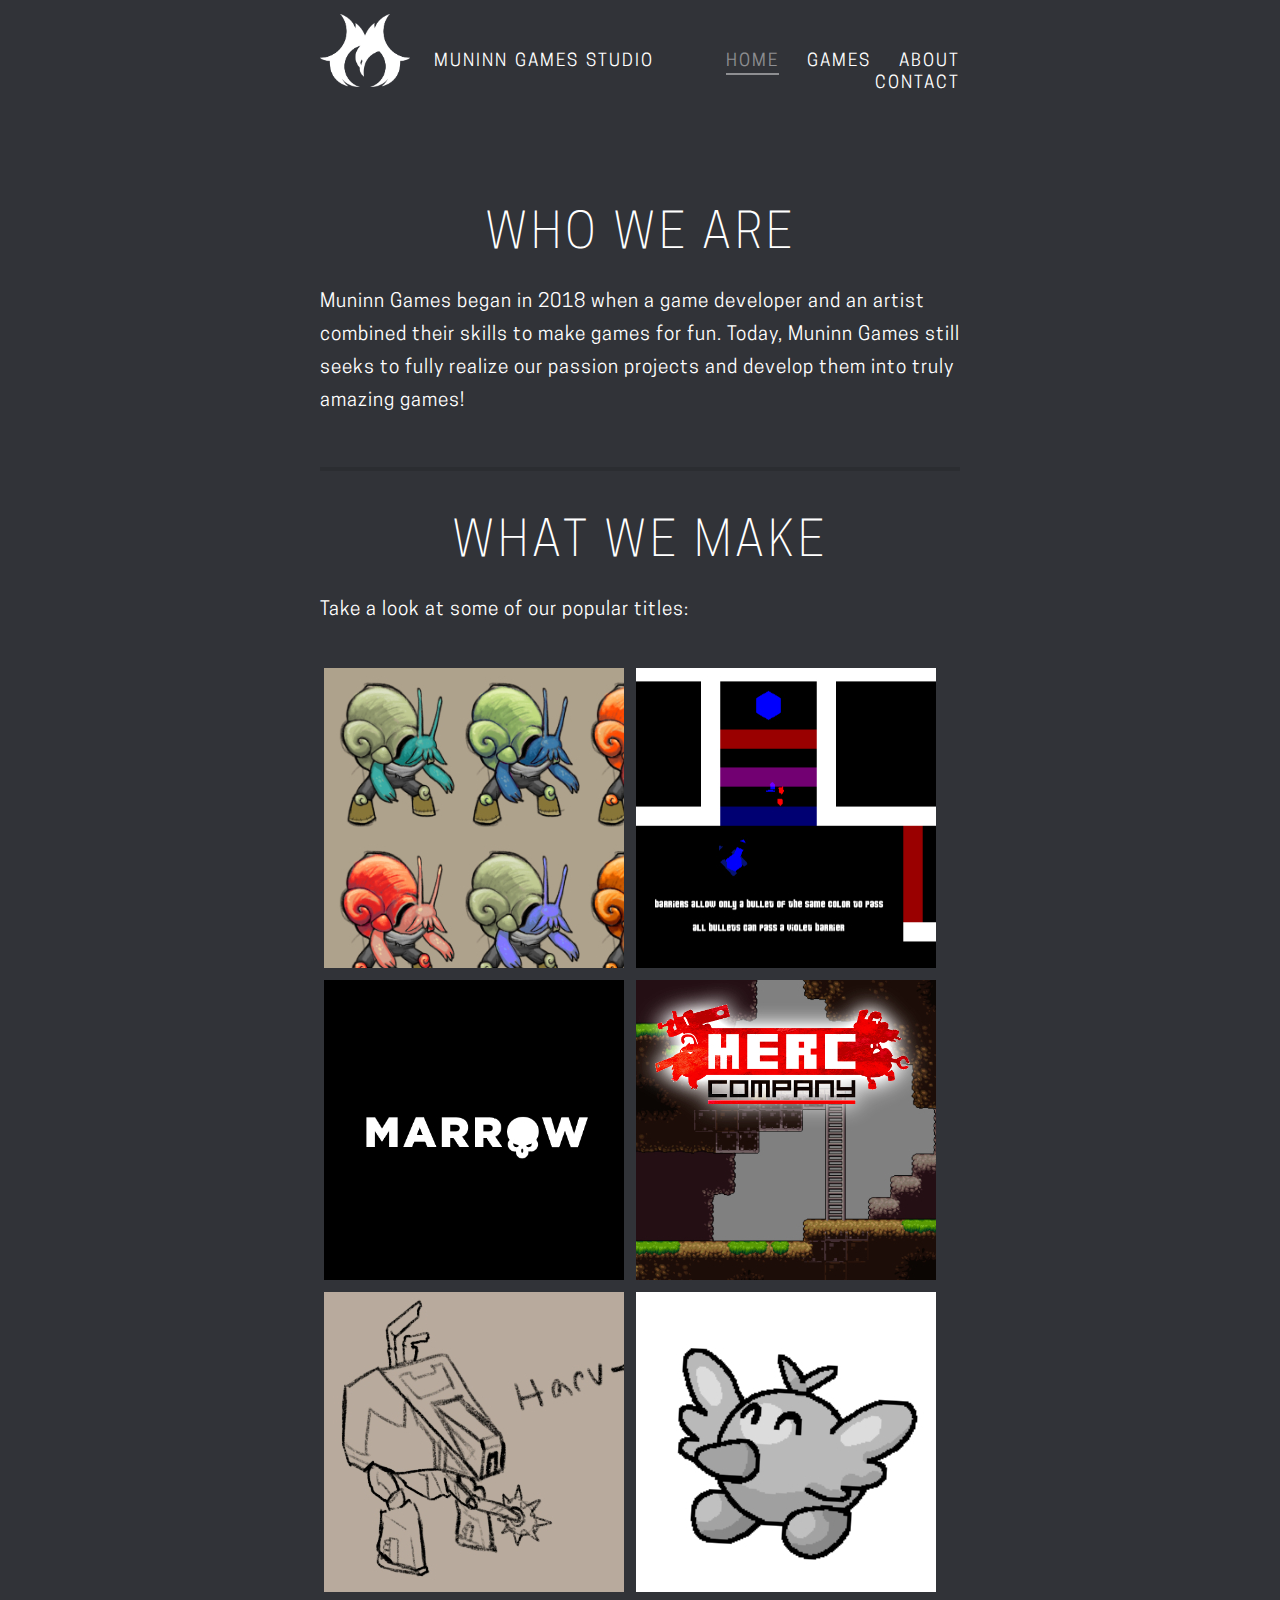
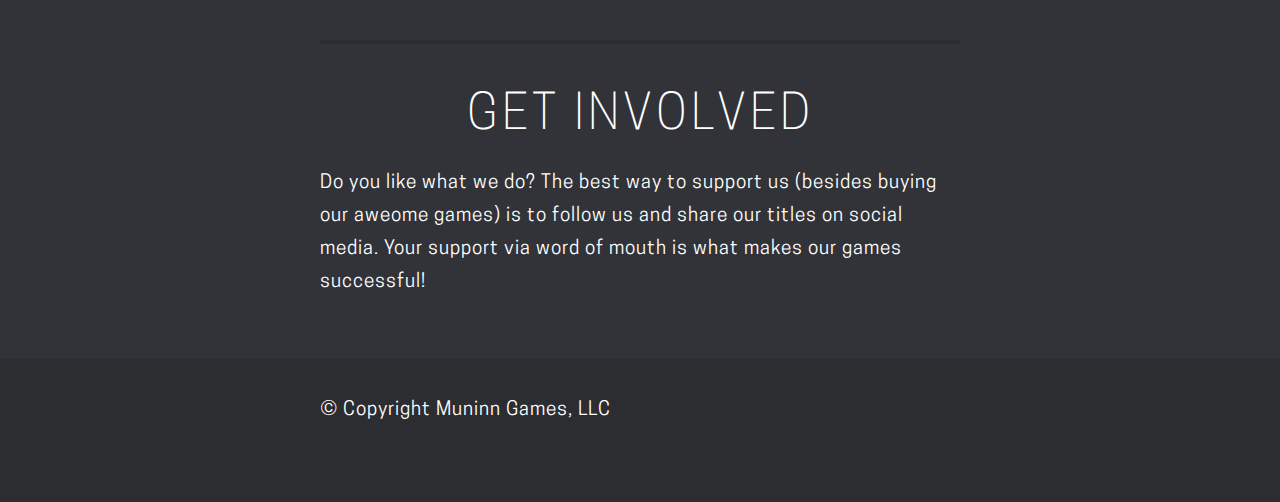
<file: index.html>
<html>

    <heading>
        <title>Munnin Games</title>
        <link rel="stylesheet" type="text/css" href="stylesheet.css">
        <meta charset="utf-8">
    <heading>

    <body>
        <main>
            <nav>
                <div class="nav_muninn-logo">
                    <img style="width:90px;" src="img/logos/Muninn_White_2019.png" class="no-border">
                </div>

                <div class="nav_logomark">
                    <a href="#">MUNINN GAMES STUDIO</a>
                </div>

                <div class="nav_links">
                    <a href="index.html" class="nav_links-here">HOME</a>
                    <a href="games.html">GAMES</a>
                    <a href="about.html">ABOUT</a>
                    <a href="contact.html">CONTACT</a>
                </div>
            </nav>

            <!-- END OF NEVIGATION -->

            <section>
                <h1>WHO WE ARE</h1>
                <p>Muninn Games began in 2018 when a game developer and an artist combined their skills to make games for fun. Today, Muninn Games still seeks to fully realize our passion projects and develop them into truly amazing games!</p>
            </section>

            <hr>

            <section>
                <h1>WHAT WE MAKE</h1>
                <p>Take a look at some of our popular titles: </p>

                <div class="grid-games">
                    <a href="./game-webpages/games-escargo.html"><img style="width:300px;height:300px;" src="img/grid-games/escargo.jpg" class="no-class"></a>

                    <a href="https://muninngames.itch.io/hexitanks"><img style="width:300px;height:300px;" src="img/grid-games/hexitanks.jpg" class="no-class"></a>

                    <a href="#"><img style="width:300px;height:300px;" src="img/grid-games/marrow.jpg" class="no-class"></a>

                    <a href="./game-webpages/games-merc-company.html"><img style="width:300px;height:300px;" src="img/grid-games/merc-company.jpg" class="no-class"></a>

                    <a href="./game-webpages/games-scrounged.html"><img style="width:300px;height:300px;" src="img/grid-games/scrounged.jpg" class="no-class"></a>

                    <a href="#"><img style="width:300px;height:300px;" src="img/grid-games/unkooped.jpg" class="no-class"></a>
                </div>
            </section>

            <hr>

            <section>
                <h1>GET INVOLVED</h1>
                <p>Do you like what we do? The best way to support us (besides buying our aweome games) is to follow us and share our titles on social media. Your support via word of mouth is what makes our games successful!</p>
            </section>
        </main>

        <footer>
                <section>
                    <p>© Copyright Muninn Games, LLC</p>
                <section>
        </footer>

    </body>


</html>
</file>
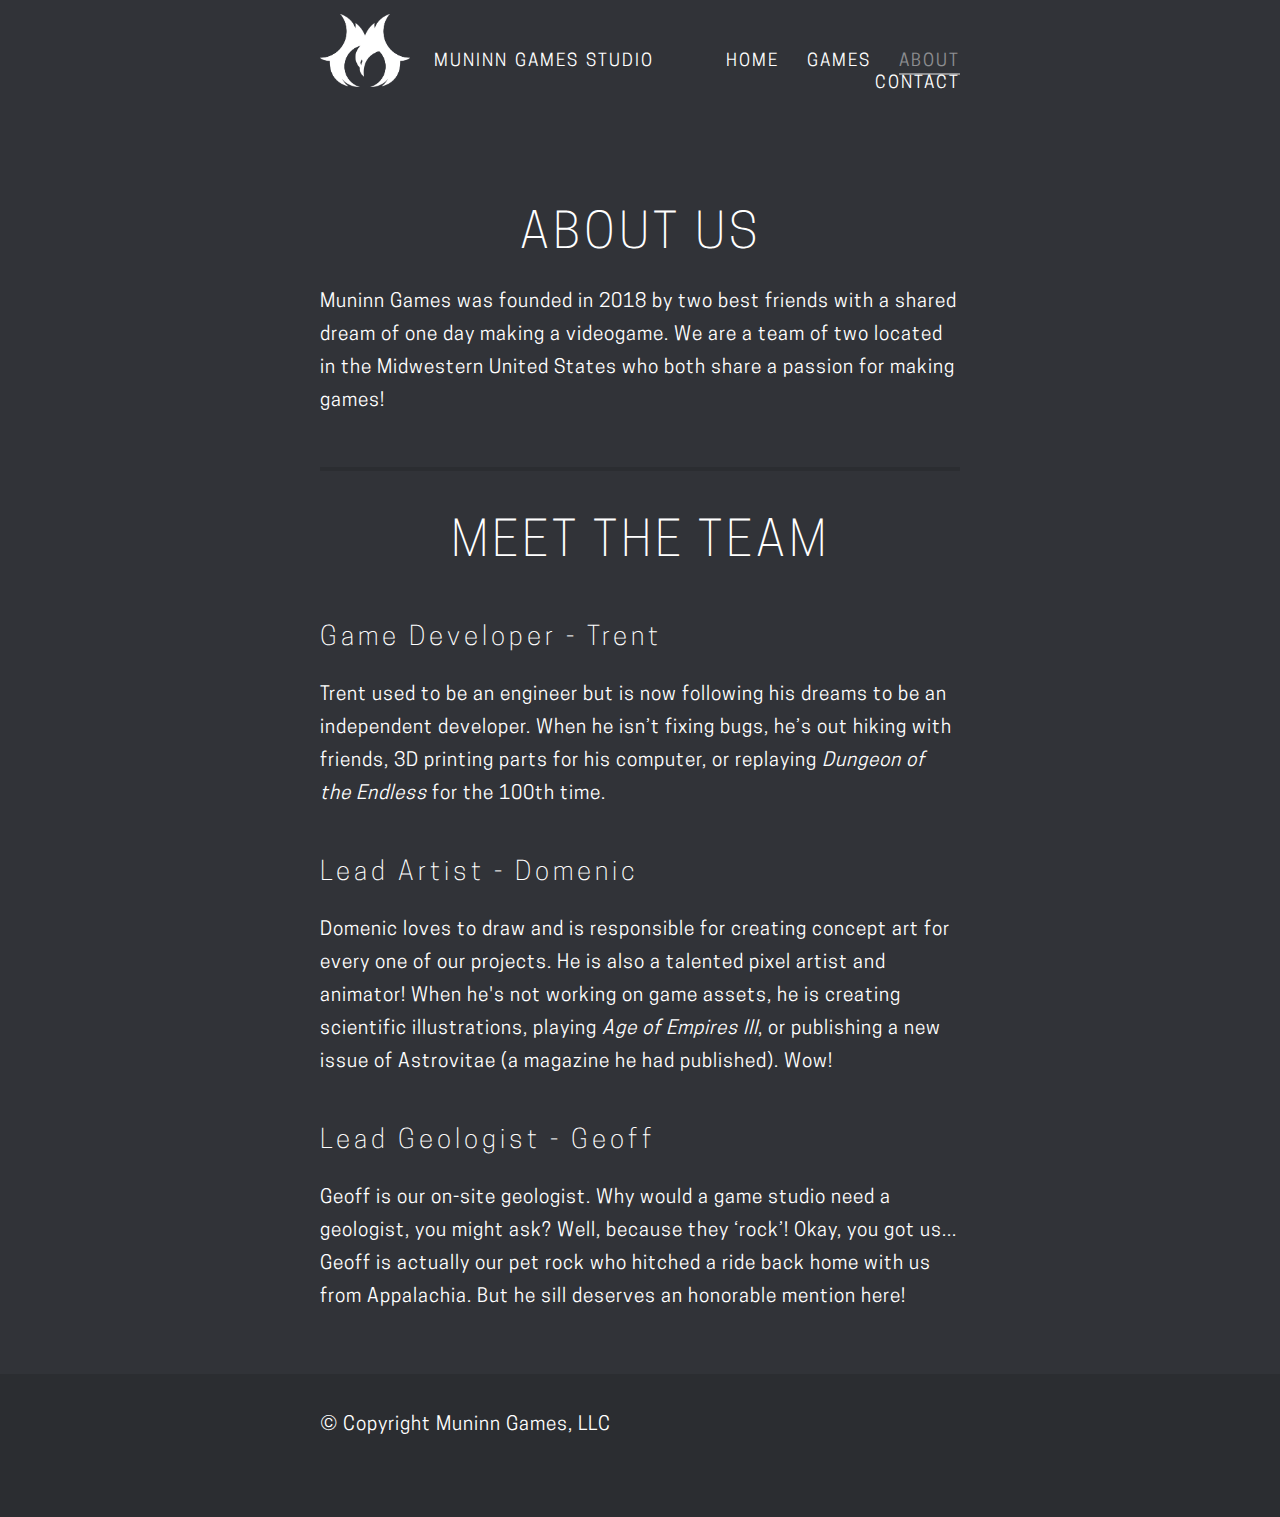
<file: about.html>
<html>

    <heading>
        <title>Munnin Games</title>
        <link rel="stylesheet" type="text/css" href="stylesheet.css">
        <meta charset="utf-8">
    <heading>

    <body>
        <main>
            <nav>
                <div class="nav_muninn-logo">
                    <img style="width:90px;" src="img/logos/Muninn_White_2019.png" class="no-border">
                </div>

                <div class="nav_logomark">
                    <a href="#">MUNINN GAMES STUDIO</a>
                </div>

                <div class="nav_links">
                    <a href="index.html">HOME</a>
                    <a href="games.html">GAMES</a>
                    <a href="about.html" class="nav_links-here">ABOUT</a>
                    <a href="contact.html">CONTACT</a>
                </div>
            </nav>

            <!-- END OF NEVIGATION -->

            <section>
                <h1>ABOUT US</h1>
                <p>Muninn Games was founded in 2018 by two best friends with a shared dream of one day making a videogame. We are a team of two located in the Midwestern United States who both share a passion for making games!</p>
            </section>

            <hr>

            <section>
                <h1>MEET THE TEAM</h1>

                <div class="spacer"></div> <!-- adds space between elements -->

                <h2>Game Developer - Trent</h2>
                <p>Trent used to be an engineer but is now following his dreams to be an independent developer. When he isn’t fixing bugs, he’s out hiking with friends, 3D printing parts for his computer, or replaying <i>Dungeon of the Endless</i> for the 100th time.</p>

                <div class="spacer"></div> <!-- adds space between elements -->

                <h2>Lead Artist - Domenic</h2>
                <p>Domenic loves to draw and is responsible for creating concept art for every one of our projects. He is also a talented pixel artist and animator! When he's not working on game assets, he is creating scientific illustrations, playing <i>Age of Empires III</i>, or publishing a new issue of Astrovitae (a magazine he had published). Wow!</p>

                <div class="spacer"></div> <!-- adds space between elements -->

                <h2>Lead Geologist - Geoff</h2>
                <p>Geoff is our on-site geologist. Why would a game studio need a geologist, you might ask? Well, because they ‘rock’! Okay, you got us... Geoff is actually our pet rock who hitched a ride back home with us from Appalachia. But he sill deserves an honorable mention here!</p>
            </section>
        </main>

    </body>

    <footer>
        <section>
            <p>© Copyright Muninn Games, LLC</p>
        <section>
    </footer>




</html>
</file>
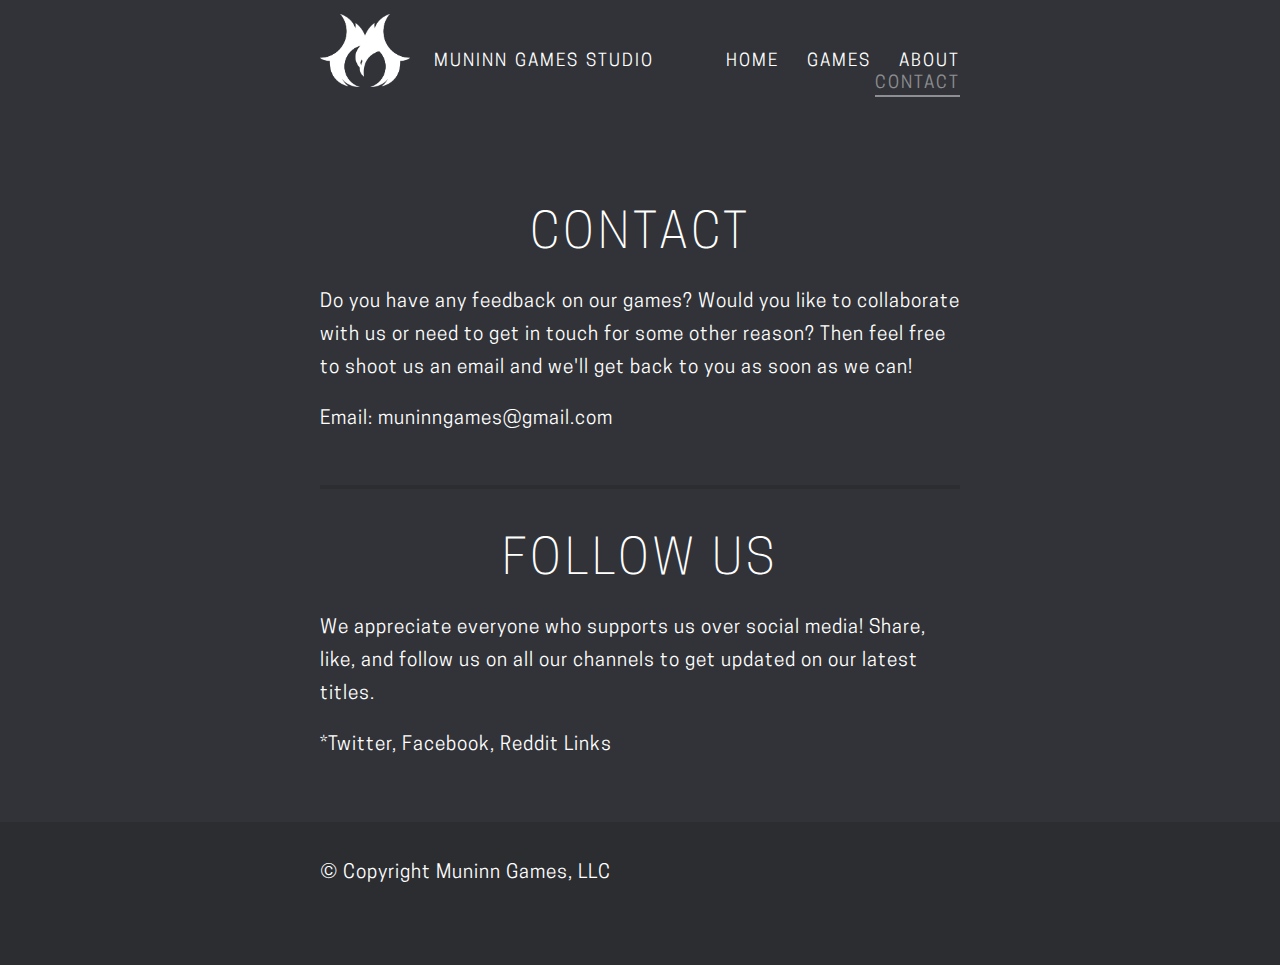
<file: contact.html>
<html>

    <heading>
        <title>Munnin Games</title>
        <link rel="stylesheet" type="text/css" href="stylesheet.css">
        <meta charset="utf-8">
    <heading>

    <body>
        <main>
            <nav>
                <div class="nav_muninn-logo">
                    <img style="width:90px;" src="img/logos/Muninn_White_2019.png" class="no-border">
                </div>

                <div class="nav_logomark">
                    <a href="#">MUNINN GAMES STUDIO</a>
                </div>

                <div class="nav_links">
                    <a href="index.html">HOME</a>
                    <a href="games.html">GAMES</a>
                    <a href="about.html">ABOUT</a>
                    <a href="contact.html" class="nav_links-here">CONTACT</a>
                </div>
            </nav>

            <!-- END OF NEVIGATION -->

            <section>
                <h1>CONTACT</h1>
                <p>Do you have any feedback on our games? Would you like to collaborate with us or need to get in touch for some other reason? Then feel free to shoot us an email and we'll get back to you as soon as we can!</p>
                <p>Email: muninngames@gmail.com</p>
            </section>

            <hr>

            <section>
                <h1>FOLLOW US</h1>
                <p>We appreciate everyone who supports us over social media! Share, like, and follow us on all our channels to get updated on our latest titles.</p>
                <p>*Twitter, Facebook, Reddit Links</p>
            </section>
        </main>

    </body>

    <footer>
        <section>
            <p>© Copyright Muninn Games, LLC</p>
        <section>
    </footer>




</html>
</file>
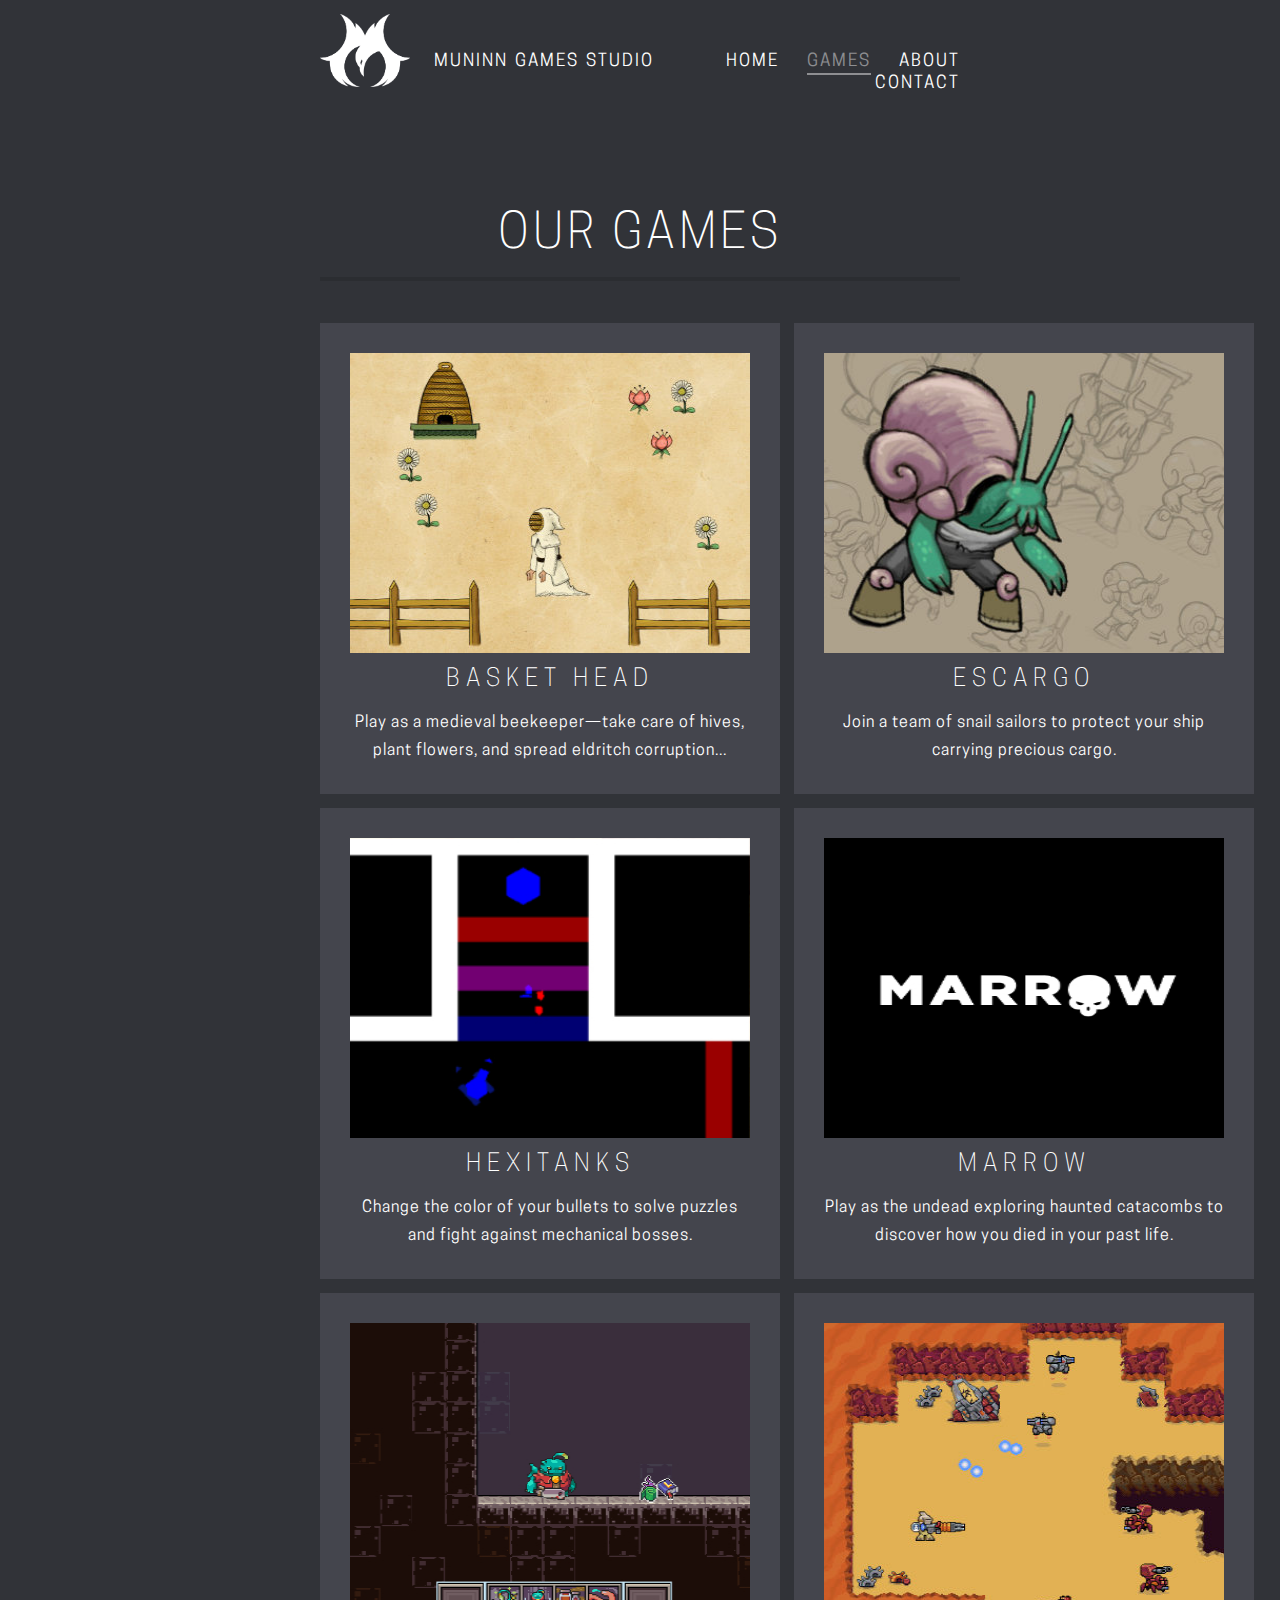
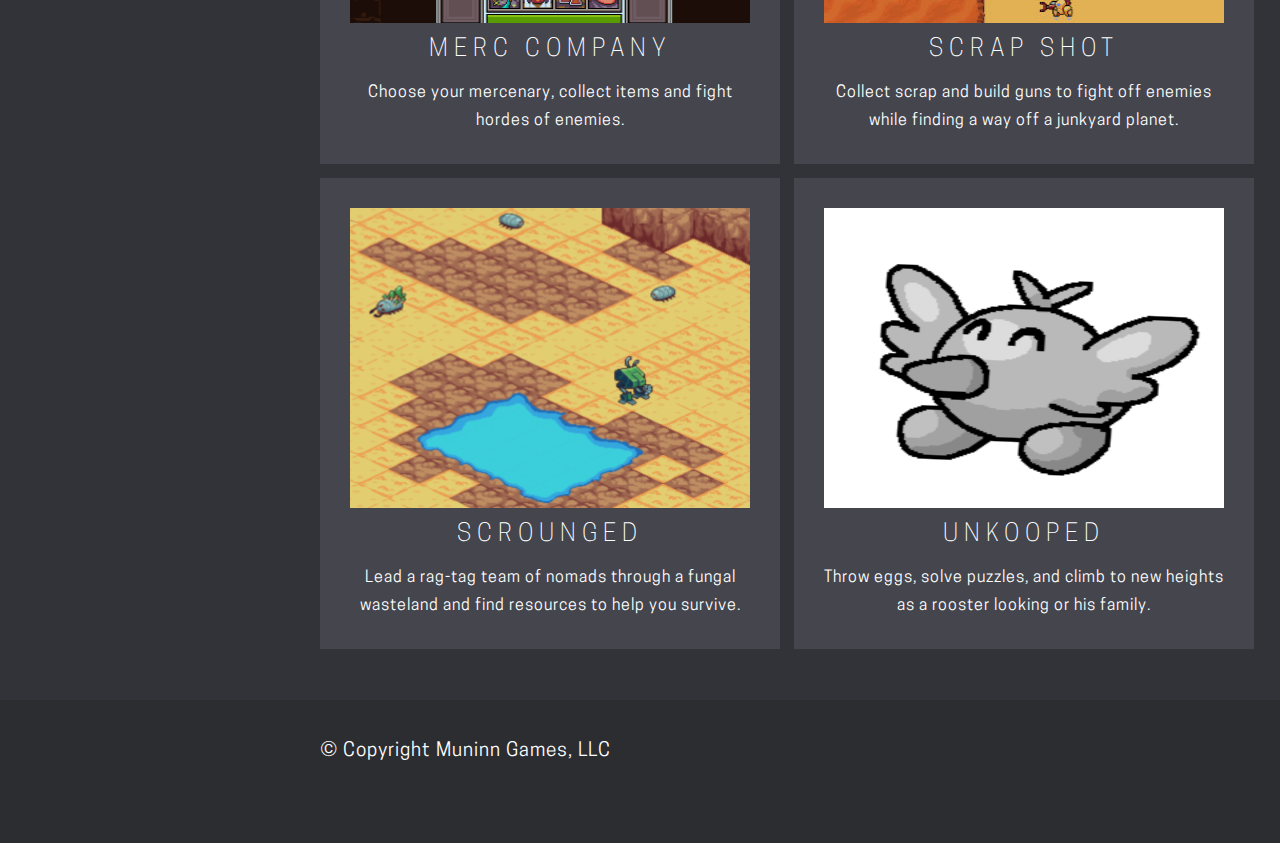
<file: games.html>
<html>

    <heading>
        <title>Munnin Games</title>
        <link rel="stylesheet" type="text/css" href="stylesheet.css">
        <meta charset="utf-8">
    <heading>

    <body>
        <main>
            <nav>
                <div class="nav_muninn-logo">
                    <img style="width:90px;" src="img/logos/Muninn_White_2019.png" class="no-border">
                </div>

                <div class="nav_logomark">
                    <a href="#">MUNINN GAMES STUDIO</a>
                </div>

                <div class="nav_links">
                    <a href="index.html">HOME</a>
                    <a href="games.html" class="nav_links-here">GAMES</a>
                    <a href="about.html">ABOUT</a>
                    <a href="contact.html">CONTACT</a>
                </div>
            </nav>

            <!-- END OF NEVIGATION -->

            <section>
                <h1>OUR GAMES</h1>
                <hr>
            </section>

            <section>
                <div class="grid-games-02">

                    <!-- Basket Head -->
                    <a href="./game-webpages/games-basket-head.html"><div class="game-box">
                        <img style="width:100%;height:300px;" src="img/game-box/basket-head.jpg">
                        <h2>BASKET HEAD</h2>
                        <p>Play as a medieval beekeeper—take care of hives, plant flowers, and spread eldritch corruption...</p>
                    </div></a>

                    <!-- EsCargo -->
                    <a href="./game-webpages/games-escargo.html"><div class="game-box">
                        <img style="width:100%;height:300px;" src="img/game-box/escargo.jpg">
                        <h2>ESCARGO</h2>
                        <p>Join a team of snail sailors to protect your ship carrying precious cargo.</p>
                    </div></a>

                    <!-- Hexitanks -->
                    <a href="https://muninngames.itch.io/hexitanks"><div class="game-box">
                        <img style="width:100%;height:300px;" src="img/game-box/hexitanks.jpg">
                        <h2>HEXITANKS</h2>
                        <p>Change the color of your bullets to solve puzzles and fight against mechanical bosses.</p>
                    </div></a>

                    <!-- Marrow -->
                    <a href="#"><div class="game-box">
                        <img style="width:100%;height:300px;" src="img/grid-games/marrow.jpg">
                        <h2>MARROW</h2>
                        <p>Play as the undead exploring haunted catacombs to discover how you died in your past life.</p>
                    </div></a>

                    <!-- Merc Company -->
                    <a href="./game-webpages/games-merc-company.html"><div class="game-box">
                        <img style="width:100%;height:300px;" src="img/game-box/merc-company.jpg">
                        <h2>MERC COMPANY</h2>
                        <p>Choose your mercenary, collect items and fight hordes of enemies.</p>
                    </div></a>

                    <!-- Scrap Shot -->
                    <a href="./game-webpages/games-scrap-shot.html"><div class="game-box">
                        <img style="width:100%;height:300px;" src="img/game-box/scrap-shot.jpg">
                        <h2>SCRAP SHOT</h2>
                        <p>Collect scrap and build guns to fight off enemies while finding a way off a junkyard planet.</p>
                    </div></a>

                    <!-- Scrounged -->
                    <a href="./game-webpages/games-scrounged.html"><div class="game-box">
                        <img style="width:100%;height:300px;" src="img/game-box/scrounged.jpg">
                        <h2>SCROUNGED</h2>
                        <p>Lead a rag-tag team of nomads through a fungal wasteland and find resources to help you survive.</p>
                    </div></a>

                    <!-- Unkooped -->
                    <a href=""><div class="game-box">
                        <img style="width:100%;height:300px;" src="img/grid-games/unkooped.jpg">
                        <h2>UNKOOPED</h2>
                        <p>Throw eggs, solve puzzles, and climb to new heights as a rooster looking or his family.</p>
                    </div></a>
                </div>
            </section>
        </main>


    </body>

    <footer>
        <section>
            <p>© Copyright Muninn Games, LLC</p>
        <section>
    </footer>




</html>
</file>
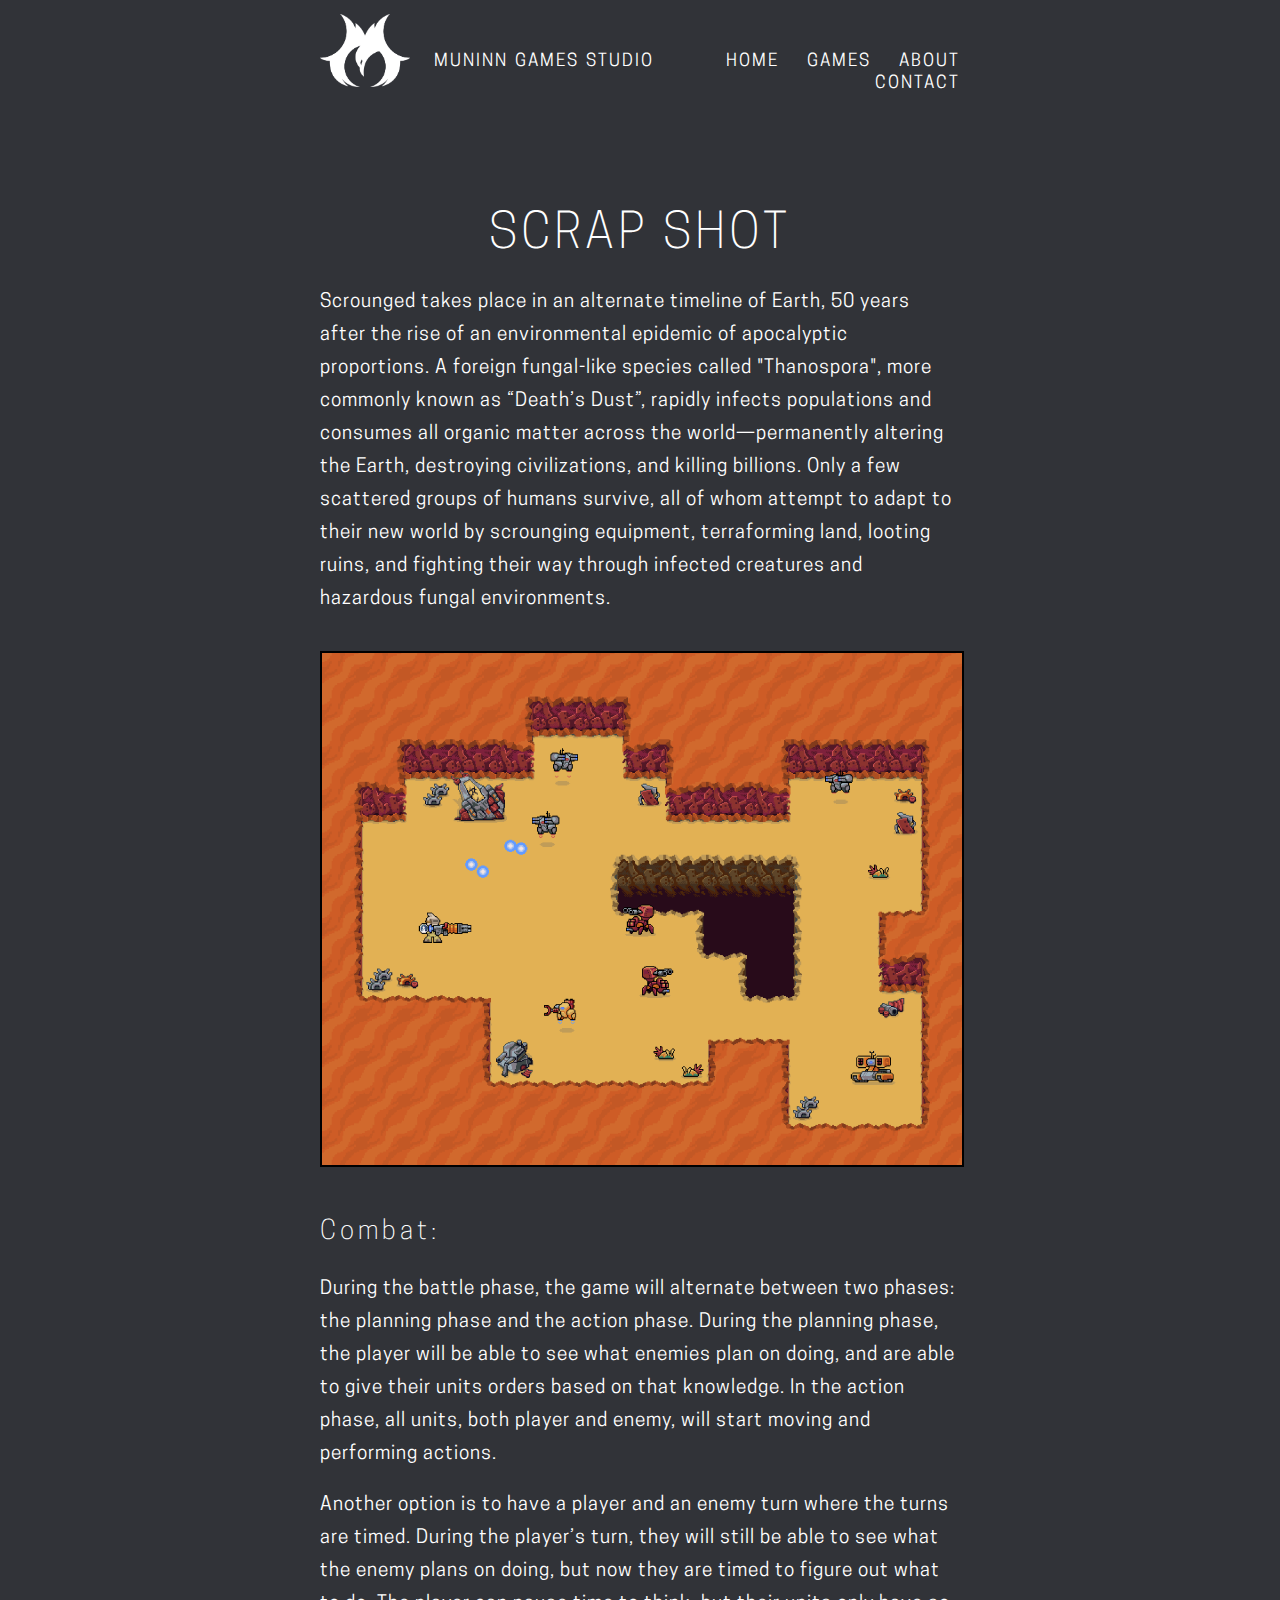
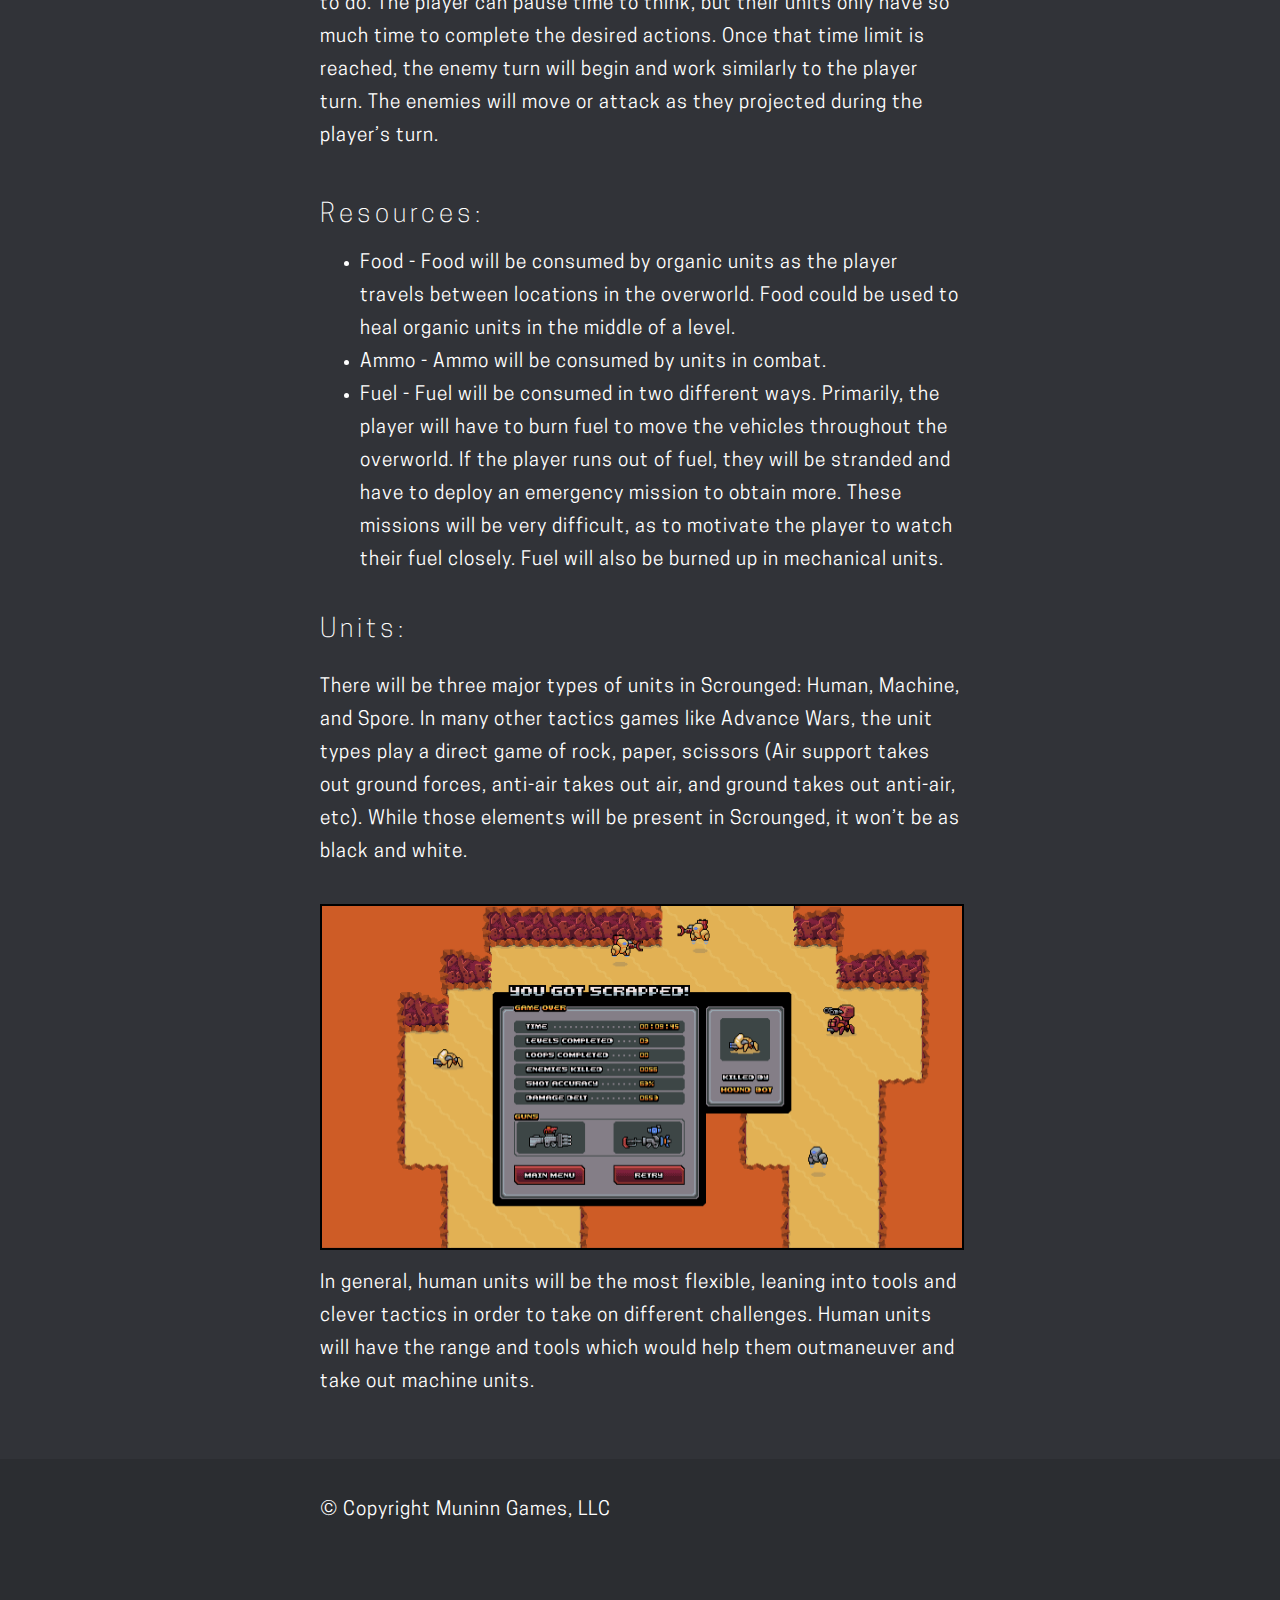
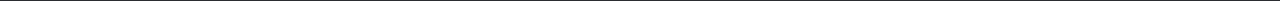
<file: game-webpages/games-scrap-shot.html>
<html>

    <heading>
        <title>Munnin Games</title>
        <link rel="stylesheet" type="text/css" href="../stylesheet.css">
        <meta charset="utf-8">
    <heading>

    <body>
        <main>
            <nav>
                <div class="nav_muninn-logo">
                    <img style="width:90px;" src="../img/logos/Muninn_White_2019.png" class="no-border">
                </div>

                <div class="nav_logomark">
                    <a href="#">MUNINN GAMES STUDIO</a>
                </div>

                <div class="nav_links">
                    <a href="../index.html">HOME</a>
                    <a href="../games.html">GAMES</a>
                    <a href="../about.html">ABOUT</a>
                    <a href="../contact.html">CONTACT</a>
                </div>
            </nav>

            <!-- END OF NEVIGATION -->

            <section>
                <h1>SCRAP SHOT</h1>
                <p>Scrounged takes place in an alternate timeline of Earth, 50 years after the rise of an environmental epidemic of apocalyptic proportions. A foreign fungal-like species called "Thanospora", more commonly known as “Death’s Dust”, rapidly infects populations and consumes all organic matter across the world—permanently altering the Earth, destroying civilizations, and killing billions. Only a few scattered groups of humans survive, all of whom attempt to adapt to their new world by scrounging equipment, terraforming land, looting ruins, and fighting their way through infected creatures and hazardous fungal environments.</p>

                <div class="center-box">
                    <img src="../img/games/scrap-shot/Scrap Shot Mock 6 - Level Design Test.png">
                </div>
            </section>

            <section>
                <h2>Combat:</h2>
                <p>During the battle phase, the game will alternate between two phases: the planning phase and the action phase. During the planning phase, the player will be able to see what enemies plan on doing, and are able to give their units orders based on that knowledge. In the action phase, all units, both player and enemy, will start moving and performing actions. 
                
                <p>Another option is to have a player and an enemy turn where the turns are timed. During the player’s turn, they will still be able to see what the enemy plans on doing, but now they are timed to figure out what to do. The player can pause time to think, but their units only have so much time to complete the desired actions. Once that time limit is reached, the enemy turn will begin and work similarly to the player turn. The enemies will move or attack as they projected during the player’s turn.</p>

                <div class="spacer"></div> <!-- adds space between elements -->
                    
                <h2>Resources:</h2>
                <ul>
                    <li><b>Food</b> - Food will be consumed by organic units as the player travels between locations in the overworld. Food could be used to heal organic units in the middle of a level.</li>
                    <li><b>Ammo</b> - Ammo will be consumed by units in combat.
                    <li><b>Fuel</b> - Fuel will be consumed in two different ways. Primarily, the player will have to burn fuel to move the vehicles throughout the overworld. If the player runs out of fuel, they will be stranded and have to deploy an emergency mission to obtain more. These missions will be very difficult, as to motivate the player to watch their fuel closely. Fuel will also be burned up in mechanical units.
                        
                </ul>

                <div class="spacer"></div> <!-- adds space between elements -->

                <h2>Units:</h2>
                <p>There will be three major types of units in Scrounged: Human, Machine, and Spore. In many other tactics games like Advance Wars, the unit types play a direct game of rock, paper, scissors (Air support takes out ground forces, anti-air takes out air, and ground takes out anti-air, etc). While those elements will be present in Scrounged, it won’t be as black and white.</p>

                <div class="center-box">
                    <img src="../img/games/scrap-shot/Death Screen Menu 3.png">
                </div>
                
                <p>In general, human units will be the most flexible, leaning into tools and clever tactics in order to take on different challenges. Human units will have the range and tools which would help them outmaneuver and take out machine units.</p>
            </section>
        </main>

    </body>

    <footer>
        <section>
            <p>© Copyright Muninn Games, LLC</p>
        <section>
    </footer>




</html>
</file>
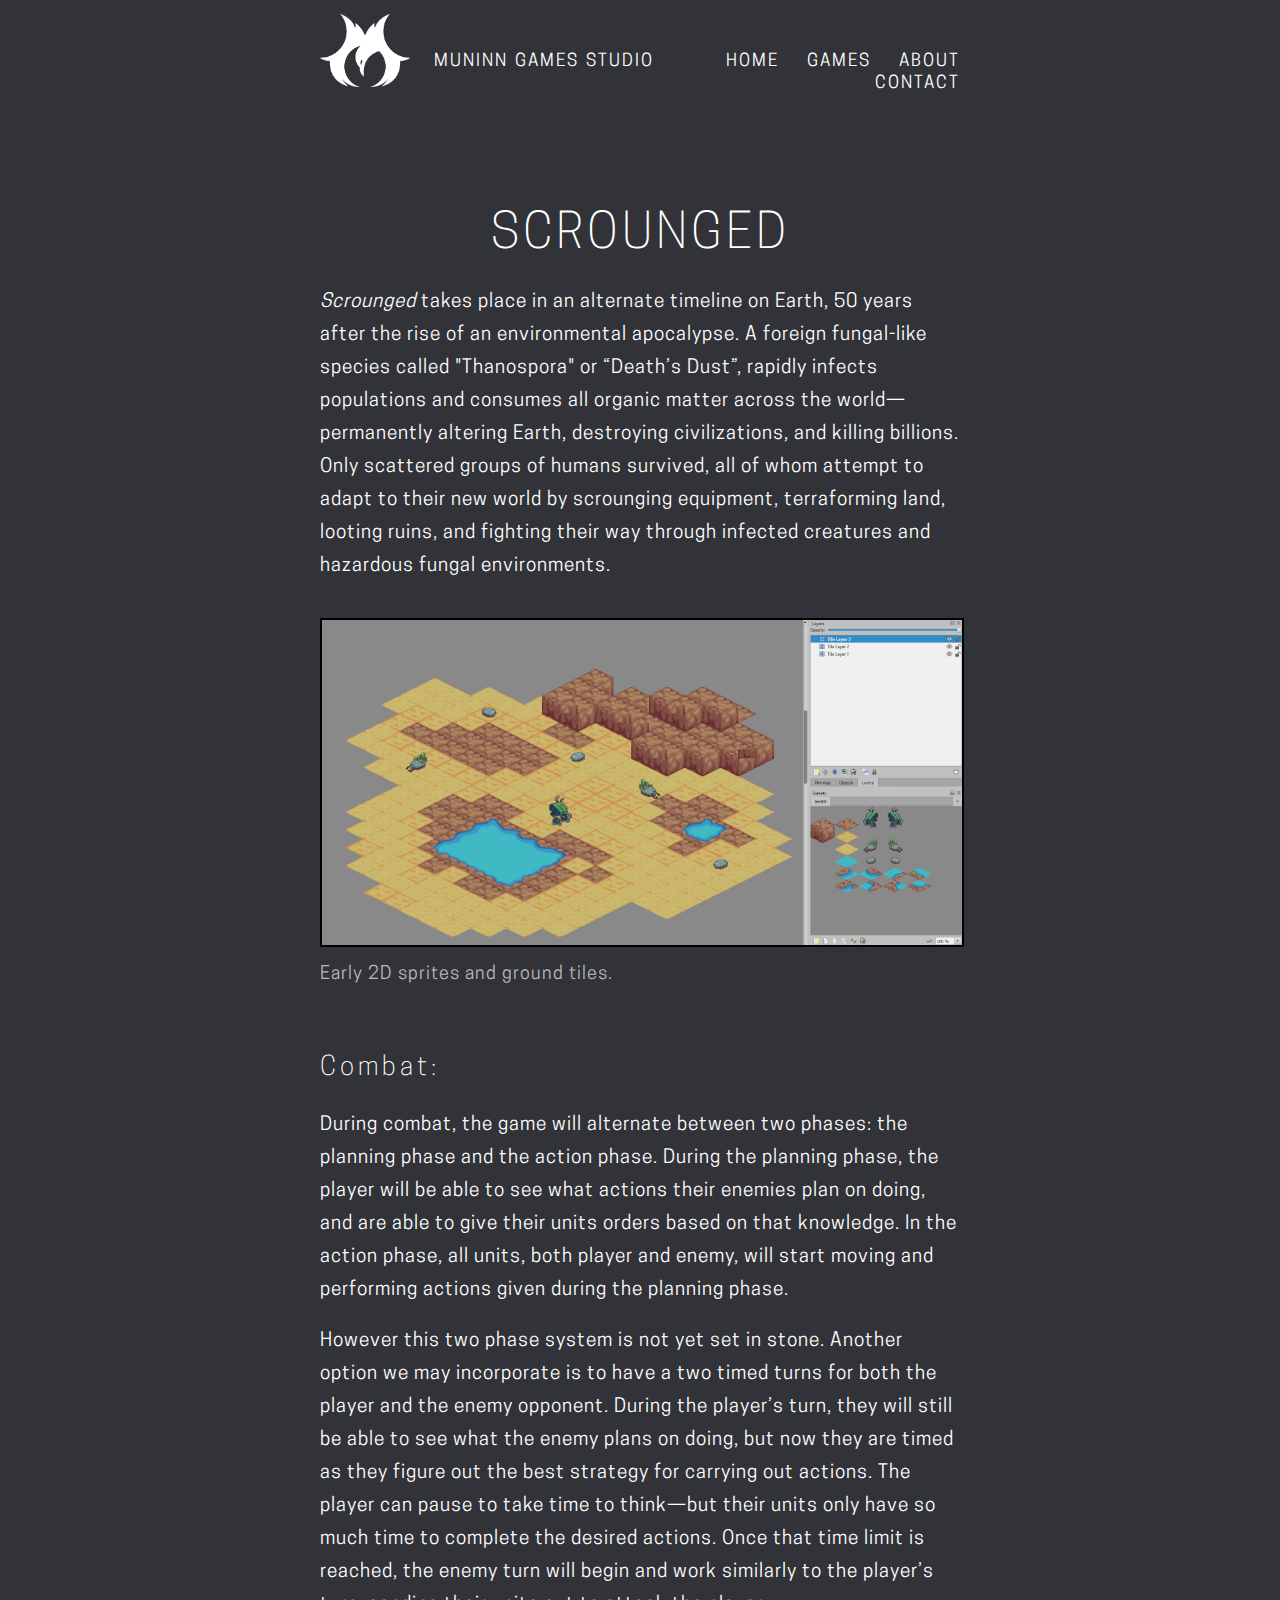
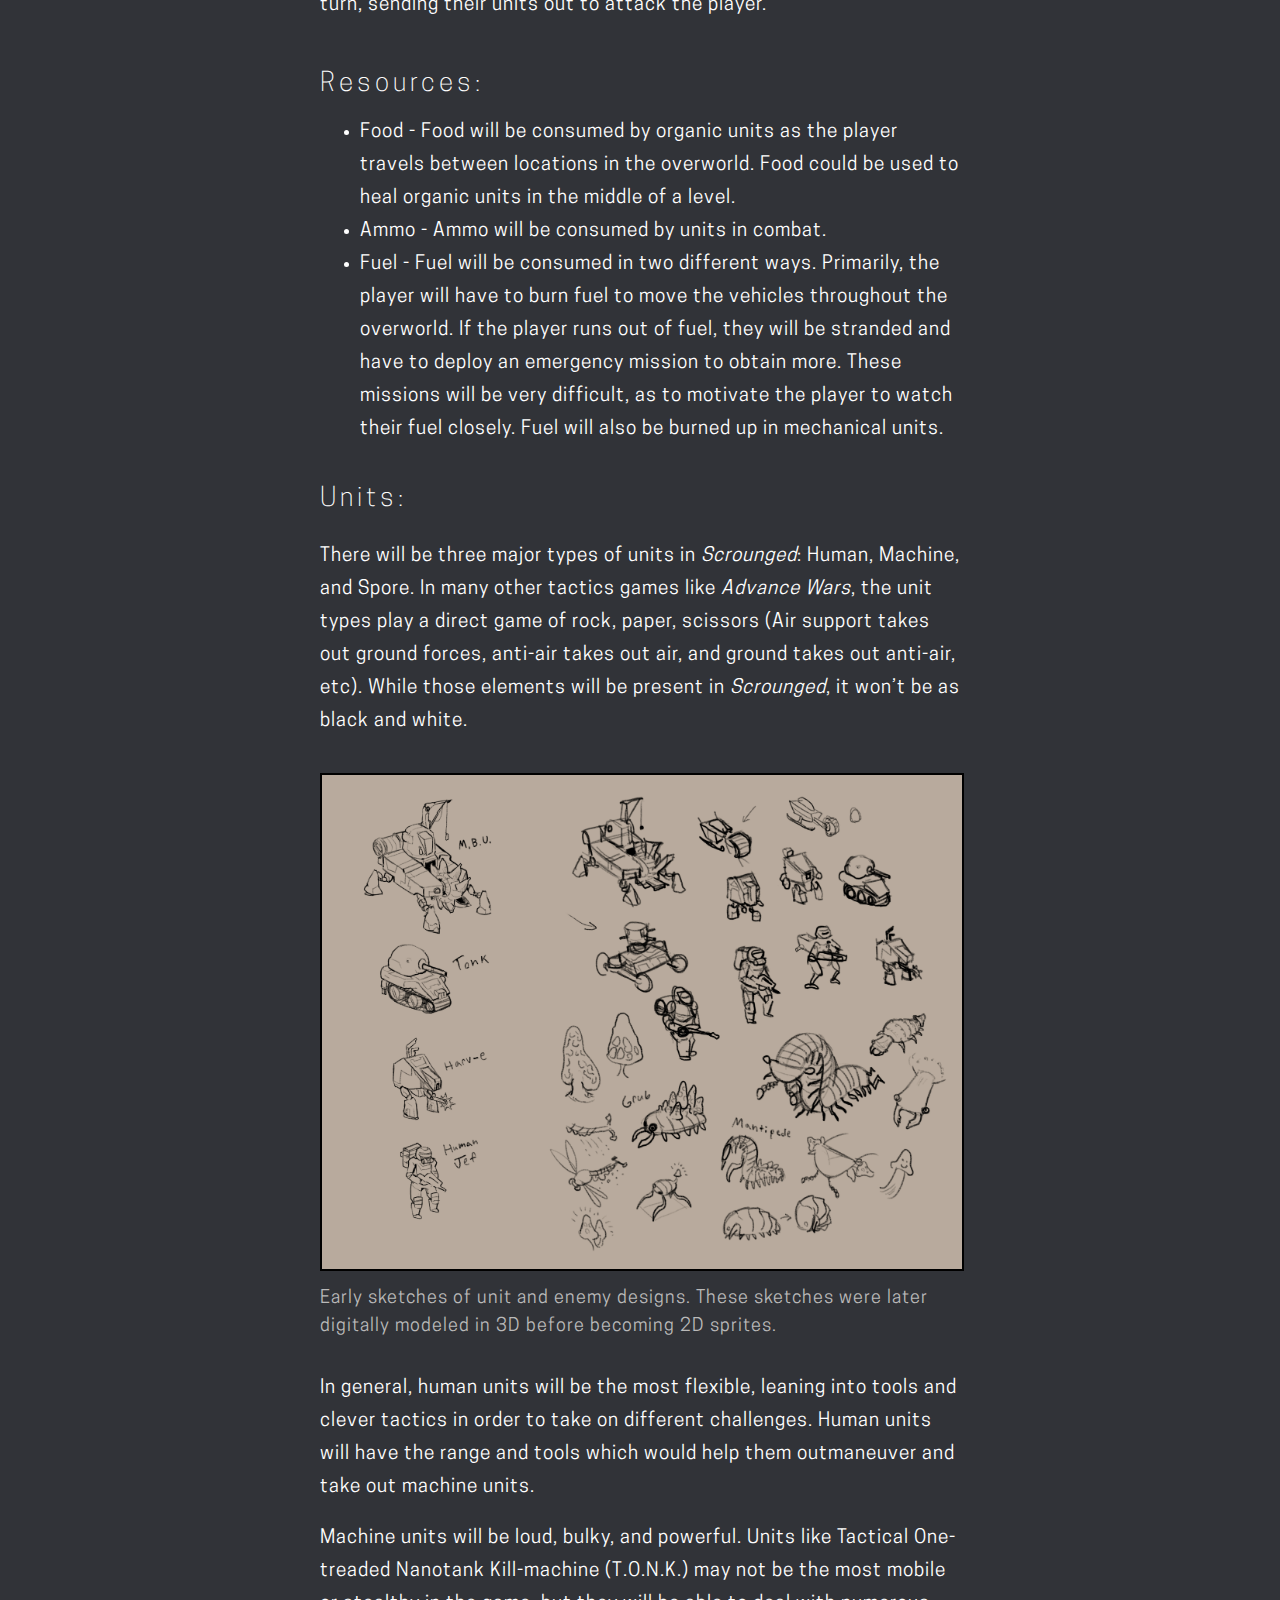
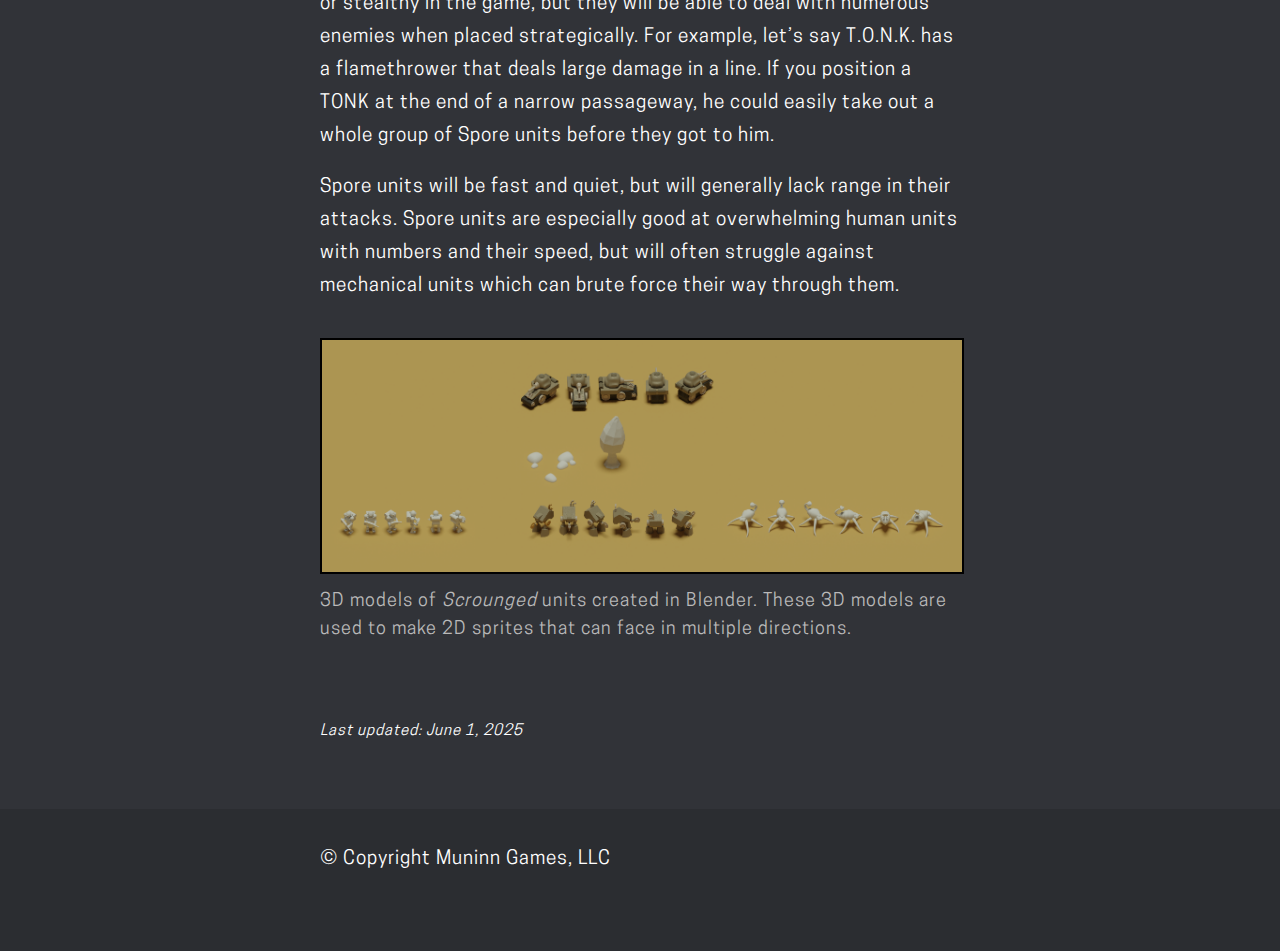
<file: game-webpages/games-scrounged.html>
<html>

    <heading>
        <title>Munnin Games</title>
        <link rel="stylesheet" type="text/css" href="../stylesheet.css">
        <meta charset="utf-8">
    <heading>

    <body>
        <main>
            <nav>
                <div class="nav_muninn-logo">
                    <img style="width:90px;" src="../img/logos/Muninn_White_2019.png" class="no-border">
                </div>

                <div class="nav_logomark">
                    <a href="#">MUNINN GAMES STUDIO</a>
                </div>

                <div class="nav_links">
                    <a href="../index.html">HOME</a>
                    <a href="../games.html">GAMES</a>
                    <a href="../about.html">ABOUT</a>
                    <a href="../contact.html">CONTACT</a>
                </div>
            </nav>

            <!-- END OF NEVIGATION -->

            <section>
                <h1>SCROUNGED</h1>
                <p><i>Scrounged</i> takes place in an alternate timeline on Earth, 50 years after the rise of an environmental apocalypse. A foreign fungal-like species called "Thanospora" or “Death’s Dust”, rapidly infects populations and consumes all organic matter across the world—permanently altering Earth, destroying civilizations, and killing billions. Only scattered groups of humans survived, all of whom attempt to adapt to their new world by scrounging equipment, terraforming land, looting ruins, and fighting their way through infected creatures and hazardous fungal environments.</p>

                <div class="center-box">
                    <img src="../img/games/scrounged/scrounged_map-tiles.jpg">
                    <figcaption>Early 2D sprites and ground tiles.</figcaption>
                </div>
            </section>

            <section>
                <h2>Combat:</h2>
                <p>During combat, the game will alternate between two phases: the planning phase and the action phase. During the planning phase, the player will be able to see what actions their enemies plan on doing, and are able to give their units orders based on that knowledge. In the action phase, all units, both player and enemy, will start moving and performing actions given during the planning phase.</p>
                
                <p>However this two phase system is not yet set in stone. Another option we may incorporate is to have a two timed turns for both the player and the enemy opponent. During the player’s turn, they will still be able to see what the enemy plans on doing, but now they are timed as they figure out the best strategy for carrying out actions. The player can pause to take time to think—but their units only have so much time to complete the desired actions. Once that time limit is reached, the enemy turn will begin and work similarly to the player’s turn, sending their units out to attack the player.</p>

                <div class="spacer"></div> <!-- adds space between elements -->
                    
                <h2>Resources:</h2>
                <ul>
                    <li><b>Food</b> - Food will be consumed by organic units as the player travels between locations in the overworld. Food could be used to heal organic units in the middle of a level.</li>
                    <li><b>Ammo</b> - Ammo will be consumed by units in combat.
                    <li><b>Fuel</b> - Fuel will be consumed in two different ways. Primarily, the player will have to burn fuel to move the vehicles throughout the overworld. If the player runs out of fuel, they will be stranded and have to deploy an emergency mission to obtain more. These missions will be very difficult, as to motivate the player to watch their fuel closely. Fuel will also be burned up in mechanical units.
                        
                </ul>

                <div class="spacer"></div> <!-- adds space between elements -->

                <h2>Units:</h2>
                <p>There will be three major types of units in <i>Scrounged</i>: Human, Machine, and Spore. In many other tactics games like <i>Advance Wars</i>, the unit types play a direct game of rock, paper, scissors (Air support takes out ground forces, anti-air takes out air, and ground takes out anti-air, etc). While those elements will be present in <i>Scrounged</i>, it won’t be as black and white.</p>

                <div class="center-box">
                    <img src="../img/games/scrounged/scrounged_concept-sketches.jpg">
                    <figcaption>Early sketches of unit and enemy designs. These sketches were later digitally modeled in 3D before becoming 2D sprites.</figcaption>
                </div>
                              
                <p>In general, human units will be the most flexible, leaning into tools and clever tactics in order to take on different challenges. Human units will have the range and tools which would help them outmaneuver and take out machine units.</p>

                <p>Machine units will be loud, bulky, and powerful. Units like Tactical One-treaded Nanotank Kill-machine (T.O.N.K.) may not be the most mobile or stealthy in the game, but they will be able to deal with numerous enemies when placed strategically. For example, let’s say T.O.N.K. has a flamethrower that deals large damage in a line. If you position a TONK at the end of a narrow passageway, he could easily take out a whole group of Spore units before they got to him.</p>

                <p>Spore units will be fast and quiet, but will generally lack range in their attacks. Spore units are especially good at overwhelming human units with numbers and their speed, but will often struggle against mechanical units which can brute force their way through them.</p>

                <div class="center-box">
                    <img src="../img/games/scrounged/scrounged_3D-models.png">
                    <figcaption>3D models of <i>Scrounged</i> units created in Blender. These 3D models are used to make 2D sprites that can face in multiple directions.</figcaption>
                </div>

            </section>

            <p class="update"><i>Last updated: June 1, 2025</i></p>
        </main>

    </body>

    <footer>
        <section>
            <p>© Copyright Muninn Games, LLC</p>
        <section>
    </footer>




</html>
</file>
<file: stylesheet.css>
*{
    margin: 0 0;
}

/* --- NAV CONTENT --- */

nav {
    display: flex;
    grid-template-columns: 1fr;
    margin-bottom: 110px;
}

    nav a {
        font-size: 17px;
        color: #ffffff;
        font-family: coop-reg;
        letter-spacing: 2px;
        text-decoration: none;
    }

    .nav_links {
        text-align: right;
        word-spacing: 24px;
        width: 100%;
    }

        .nav_links a:hover {
            opacity: 45%;
            transition: .3s;
        }

        .nav_links-here {
            opacity: 45%;
            text-decoration: underline;
            text-decoration-thickness: 2px;
            text-underline-offset: 7px;
        }

    .nav_logomark {
        font-size: 17px;
        color: #ffffff;
        font-family: coop-reg;
        letter-spacing: 2px;
        text-decoration: none;
        display: inline-block;
        margin-left: 24px;
        width: 100%;
    }
    
        .nav_logomark a {
            text-align: left;
            word-spacing: 2px;
        }

    .nav_muninn-logo {
        text-align: left;
        border: none;
        width: 95px;
        height: 95px;
        margin-top: -65px;
        display: flexbox;
    }

/* --- WEB BODY CONTENT --- */

    body {
        margin: 0px;
        background-color: #313338;
    }

        main {
            margin: 4% 25%;
            background-color: #313338;
        }
    
    section {
        margin-bottom: 40px;
    }

    hr {
        background-color: #2B2D31;
        color: #2B2D31;
        border: 2px solid;
        margin-bottom: 42px;
    }

    .spacer {
        height: 36px; /* Use this tag to add space between elements. */
    }

    img {
        width: 100%;
        margin: 26px 0px 8px 0px;
        border: 2px solid #000000;
    }

        .no-border {
            width: 680px;
            margin: 28px 0px 18px 0px;
            border: none;
        }

        .no-class {
            margin: 0px;
            border: 2px solid #000000;
            border: none;
            padding: 4px;
        }
    
    .center-box {
        text-align: center;
    }
    
    footer {
        padding: 2% 25%;
    }
    
    
/* divs and grids */

    .grid-games {
        margin-top: 28px;
        display: flexbox;
    }

        .grid-games a:hover {
            opacity: 35%;
            transition: .45s;
        }
    
    .grid-games-02 {
        margin-top: 28px;
        column-gap: 14px;
        row-gap: 14px;
        display: grid;
        text-align: center;
        grid-template-columns: 1fr 1fr;
    }

    .grid-games-02 a:hover {
        opacity: 35%;
        transition: .3s;
    }

        .grid-games-02 h2 {
            font-size: 24px;
            color: #ffffff;
            font-family: coop-l;
            letter-spacing: 6px;
            margin-top: 4px;
            margin-bottom: 4px;
        }

        .grid-games-02 p {
            font-size: 16px;
            color: #ffffff;
            font-family: coop-reg;
            letter-spacing: 1px;
            line-height: 28px;
        }

        .grid-games-02 a {
            text-decoration: none;
        }

        .game-box {
            width: 400px;
            text-align: center;
            padding: 4px 30px 20px 30px;
            background-color: #44454d;
        }

        .game-box img {
            border: none;
        }

    .grid-character {
        display: grid;
        grid-template-columns: 35% 66%;
        width: 100%;
    }
    
        .grid-character_box {
            width: auto;
            margin-top: 26px;
        }

        .grid-character_box img {
            width: 100%;
            border: none;
            margin: 0px;
        }

        .grid-character_box h3 {
            font-size: 26px;
            color: #ffffff;
            font-family: coop-l;
            letter-spacing: 4px;
            margin-top: 0px;
            padding-left: 35px;
        }

        .grid-character_box p {
            font-size: 19px;
            color: #ffffff;
            font-family: coop-reg;
            letter-spacing: 1px;
            line-height: 33px;
            padding-left: 35px;
        }

/* font design */

    h1 {
        font-size: 48px;
        color: #ffffff;
        font-family: coop-l;
        letter-spacing: 4px;
        margin-bottom: 10px;
        text-align: center;
    }

    h2 {
        font-size: 26px;
        color: #ffffff;
        font-family: coop-l;
        letter-spacing: 4px;
        margin-top: 0px;
        margin-bottom: 14px;
    }

    p {
        font-size: 19px;
        color: #ffffff;
        font-family: coop-reg;
        letter-spacing: 1px;
        line-height: 33px;
        padding: 9px 0px;
    }

        ul {
            text-decoration: none;
            margin-top: 9px;
        }

        li {
            font-size: 19px;
            color: #ffffff;
            font-family: coop-reg;
            letter-spacing: 1px;
            line-height: 33px;
        }
    
    figcaption {
        text-align: left;
        font-size: 18px;
        color: #b9b9b9;
        font-family: coop-reg;
        letter-spacing: 1px;
        line-height: 28px;
        padding: 6px 0px 22px 0px;
    }
    
    .update { /* used for the font at the end of articles designated the date */
        font-size: 15px;
        color: #ffffff;
        font-family: coop-reg;
        letter-spacing: 1px;
        line-height: 33px;
        padding: 9px 0px;
    }


/* font family */

    @font-face {
        src: url(font/CooperHewitt-Light.otf);
        font-family: coop-l;
    }

    @font-face {
        src: url(font/CooperHewitt-Book.otf);
        font-family: coop-reg;
    }

    @font-face {
        src: url(font/CooperHewitt-Medium.otf);
        font-family: coop-med;
    }

    @font-face {
        src: url(font/CooperHewitt-Bold.otf);
        font-family: coop-b;
    }

/* --- FOOTER --- */

footer {
    margin: none;
    background-color: #2B2D31;

    font-size: 16px;
    color: #ffffff;
    font-family: coop-reg;
}
</file>
